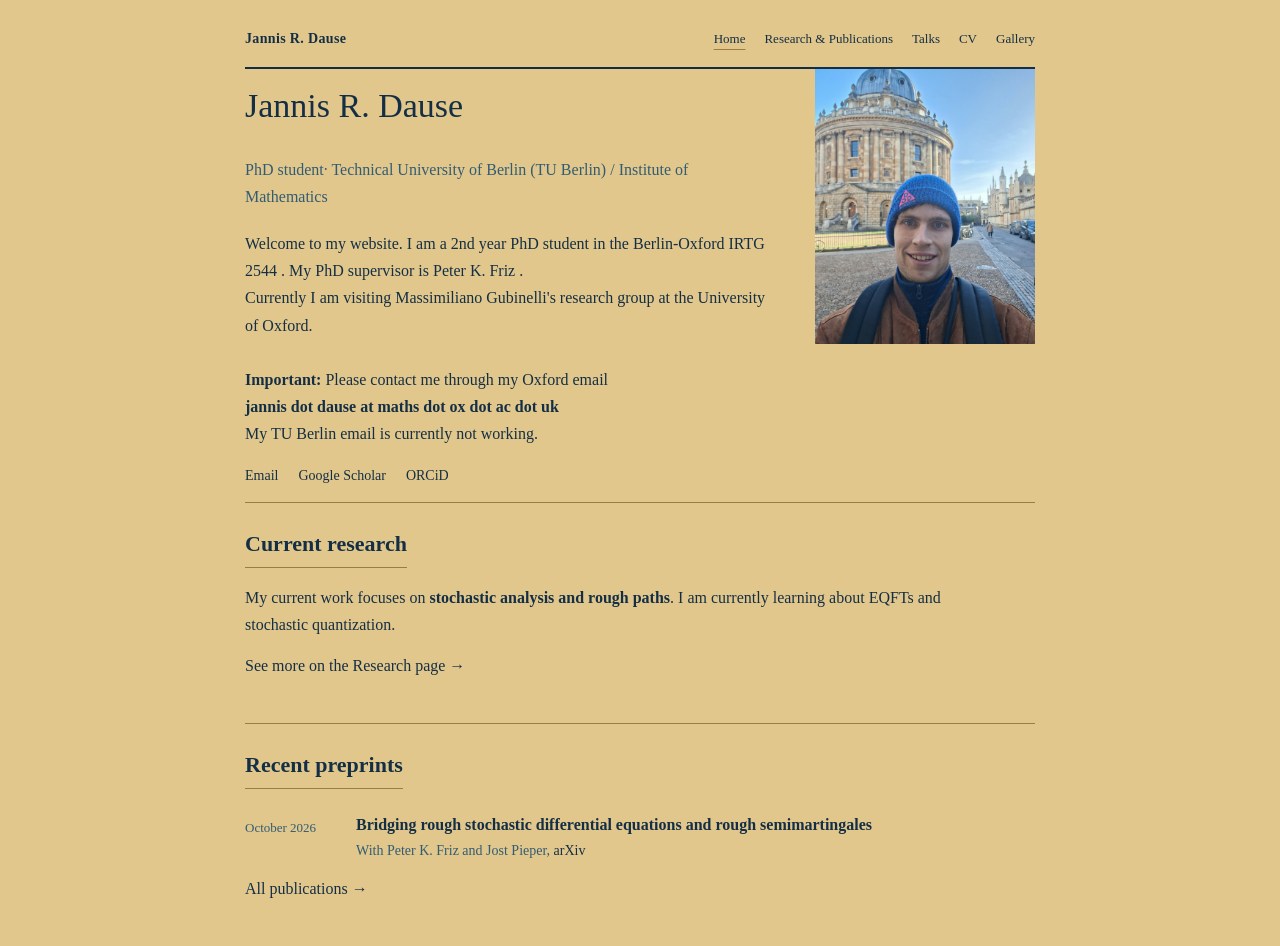
<file: index.html>
<!doctype html>
<html lang="en">
  <head>
    <meta charset="utf-8">
    <meta name="viewport" content="width=device-width, initial-scale=1">
    <meta name="description" content="Academic website of Jannis R. Dause.">
    <title>Home | Jannis R. Dause</title>
    <link rel="stylesheet" href="style.css">
  </head>
  <body>
    <div class="site">
      <header class="site-header">
        <a class="brand" href="index.html">Jannis R. Dause</a>
        <nav aria-label="Main navigation">
          <a href="index.html" aria-current="page">Home</a>
          <a href="research.html">Research &amp; Publications</a>
          <a href="talks.html">Talks</a>
          <a href="cv.html">CV</a>
          <a href="gallery.html">Gallery</a>
        </nav>
      </header>

      <main>
        <section class="intro">
          <div>
            <h1>Jannis R. Dause</h1>
            <p class="subtitle">PhD student· Technical University of Berlin (TU Berlin) / Institute of Mathematics</p>
            <p>
              Welcome to my website. I am a 2nd year PhD student in the Berlin-Oxford <a href="https://www3.math.tu-berlin.de/stoch/IRTG/" target="_blank" rel="noopener">
                IRTG 2544 </a>. My PhD supervisor is <a href="https://page.math.tu-berlin.de/~friz/" target="_blank" rel="noopener">
               Peter K. Friz  </a>. 
               <br>
               Currently I am visiting <a href="https://mgubi.github.io/" target="_blank" rel="noopener"> Massimiliano Gubinelli's </a> research group at the University of Oxford. 
               <br> 
               <br>
               <b> Important: </b> Please contact me through my Oxford email <br>
               <b>jannis dot dause at maths dot ox dot ac dot uk</b>
               <br>
               My TU Berlin email is currently not working.
            </p>
            <p class="links">
              <a href="jannis.dause@maths.ox.ac.uk">Email</a>
              <a href="https://scholar.google.com/citations?user=IgcbThYAAAAJ&hl=de&authuser=1" target="_blank" rel="noopener">
                Google Scholar 
              </a>
              <a href="https://orcid.org/0009-0001-5159-5716" target="_blank" rel="noopener">
                ORCiD 
              </a>
            </p>
          </div>
       <img class="portrait" src="portrait.jpg" alt="Portrait of Your Name">
        </section>

        <section class="section">
          <h2>Current research</h2>
          <p>
             My current work focuses on
              <strong>stochastic analysis and rough paths</strong>. I am currently learning about EQFTs and stochastic quantization.  
            </p> See more on the <a href="research.html">Research page →</a>
          </p>
        </section>

        <section class="section">
          <h2>Recent preprints</h2>
          <article class="publication">
            <span class="year">October 2026</span>
            <div>
              <h3>Bridging rough stochastic differential equations and rough semimartingales</h3>
              <p>With Peter K. Friz and Jost Pieper, <a href="https://arxiv.org/abs/2610.41664" target="_blank" rel="noopener">arXiv</a></p>
            </div>
          </article>
          <p><a href="research.html">All publications →</a></p>
        </section>
      </main>
    </div>
    <script src="script.js"></script>
  </body>
</html>
</file>
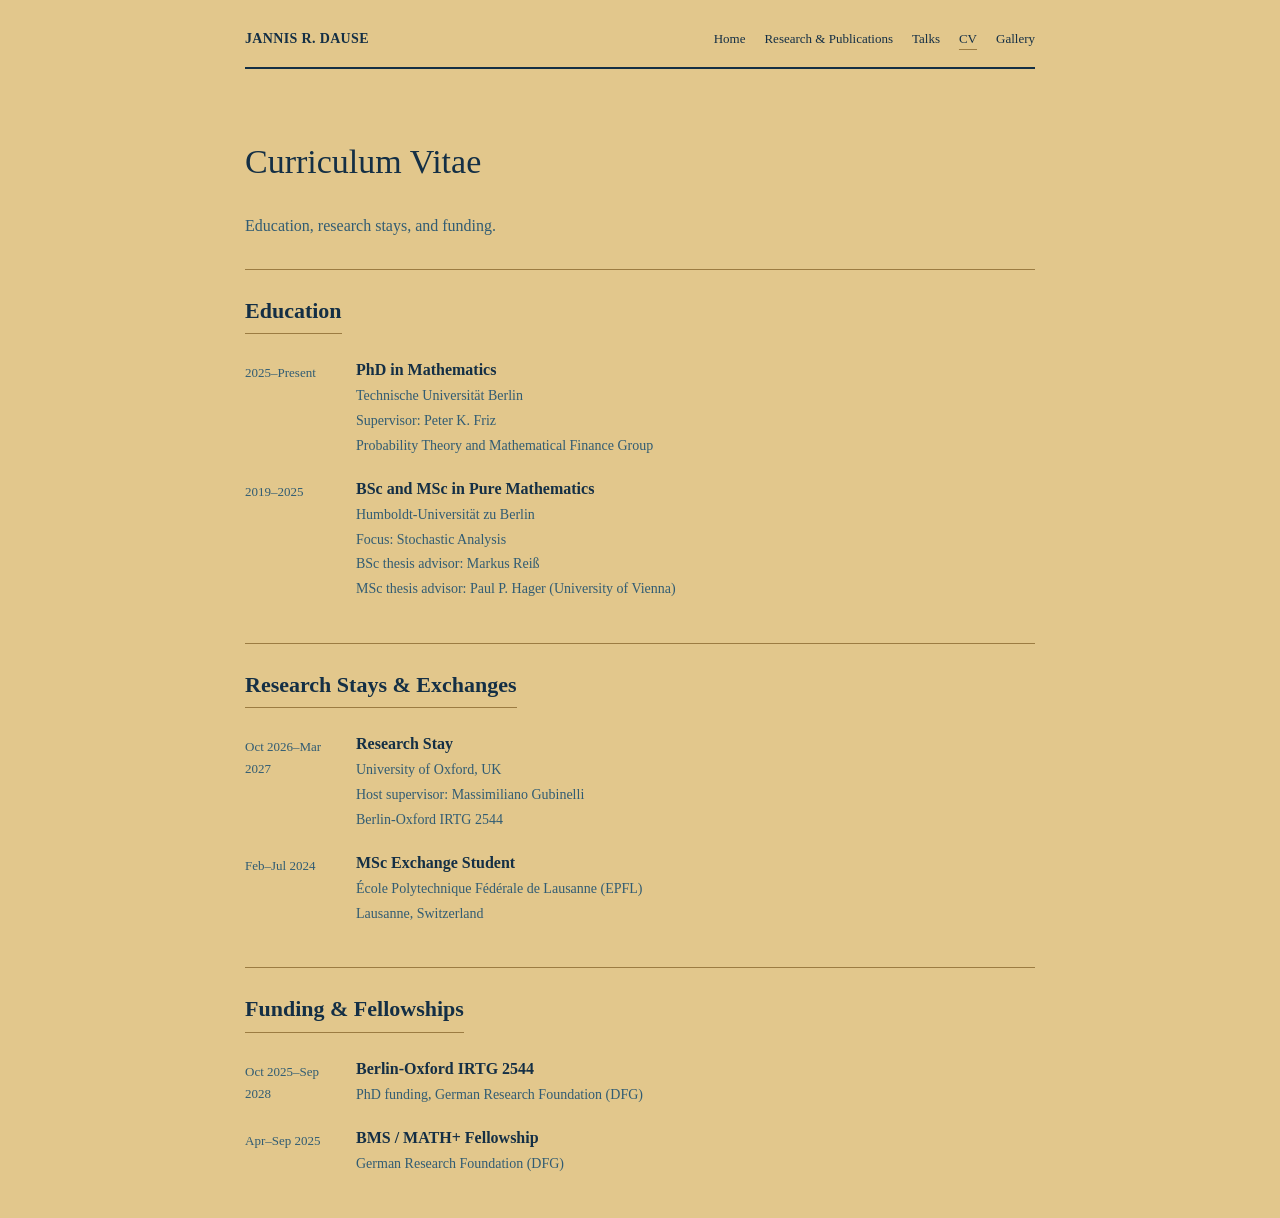
<file: cv.html>
<!DOCTYPE html>
<html lang="en">
<head>
  <meta charset="UTF-8">
  <meta name="viewport"
        content="width=device-width, initial-scale=1">
  <meta name="description"
        content="Academic CV of Jannis R. Dause">
  <title>CV | Jannis R. Dause</title>
  <link rel="stylesheet" href="style.css">
</head>

<body>
<div class="site">

  <!-- Navigation -->
  <header class="site-header">
    <a class="brand" href="index.html">
      JANNIS R. DAUSE
    </a>

    <nav aria-label="Main navigation">
      <a href="index.html">Home</a>
      <a href="research.html">
        Research &amp; Publications
      </a>
      <a href="talks.html">Talks</a>
      <a href="cv.html" aria-current="page">CV</a>
      <a href="gallery.html">Gallery</a>
    </nav>
  </header>

  <main>

    <header class="page-heading">
      <h1>Curriculum Vitae</h1>
      <p>Education, research stays, and funding.</p>
    </header>

    <!-- Education -->
    <section class="section">
      <h2>Education</h2>

      <article class="cv-row">
        <span class="year">2025–Present</span>
        <div>
          <h3>PhD in Mathematics</h3>
          <p>
            Technische Universität Berlin
          </p>
          <p>
            Supervisor: Peter K. Friz
          </p>
          <p>
            Probability Theory and Mathematical
            Finance Group
          </p>
        </div>
      </article>

      <article class="cv-row">
        <span class="year">2019–2025</span>
        <div>
          <h3>
            BSc and MSc in Pure Mathematics
          </h3>
          <p>
            Humboldt-Universität zu Berlin
          </p>
          <p>
            Focus: Stochastic Analysis
          </p>
          <p>
            BSc thesis advisor: Markus Reiß
          </p>
          <p>
            MSc thesis advisor: Paul P. Hager
            (University of Vienna)
          </p>
        </div>
      </article>
    </section>

    <!-- Research Stays -->
    <section class="section">
      <h2>Research Stays &amp; Exchanges</h2>

      <article class="cv-row">
        <span class="year">
          Oct 2026–Mar 2027
        </span>
        <div>
          <h3>Research Stay</h3>
          <p>University of Oxford, UK</p>
          <p>
            Host supervisor:
            Massimiliano Gubinelli
          </p>
          <p>
            Berlin-Oxford IRTG 2544
          </p>
        </div>
      </article>

      <article class="cv-row">
        <span class="year">
          Feb–Jul 2024
        </span>
        <div>
          <h3>MSc Exchange Student</h3>
          <p>
            École Polytechnique Fédérale
            de Lausanne (EPFL)
          </p>
          <p>Lausanne, Switzerland</p>
        </div>
      </article>
    </section>

    <!-- Funding -->
    <section class="section">
      <h2>Funding &amp; Fellowships</h2>

      <article class="cv-row">
        <span class="year">
          Oct 2025–Sep 2028
        </span>
        <div>
          <h3>Berlin-Oxford IRTG 2544</h3>
          <p>
            PhD funding, German Research
            Foundation (DFG)
          </p>
        </div>
      </article>

      <article class="cv-row">
        <span class="year">
          Apr–Sep 2025
        </span>
        <div>
          <h3>BMS / MATH+ Fellowship</h3>
          <p>
            German Research Foundation (DFG)
          </p>
        </div>
      </article>
    </section>

  </main>

</div>
</body>
</html>
</file>
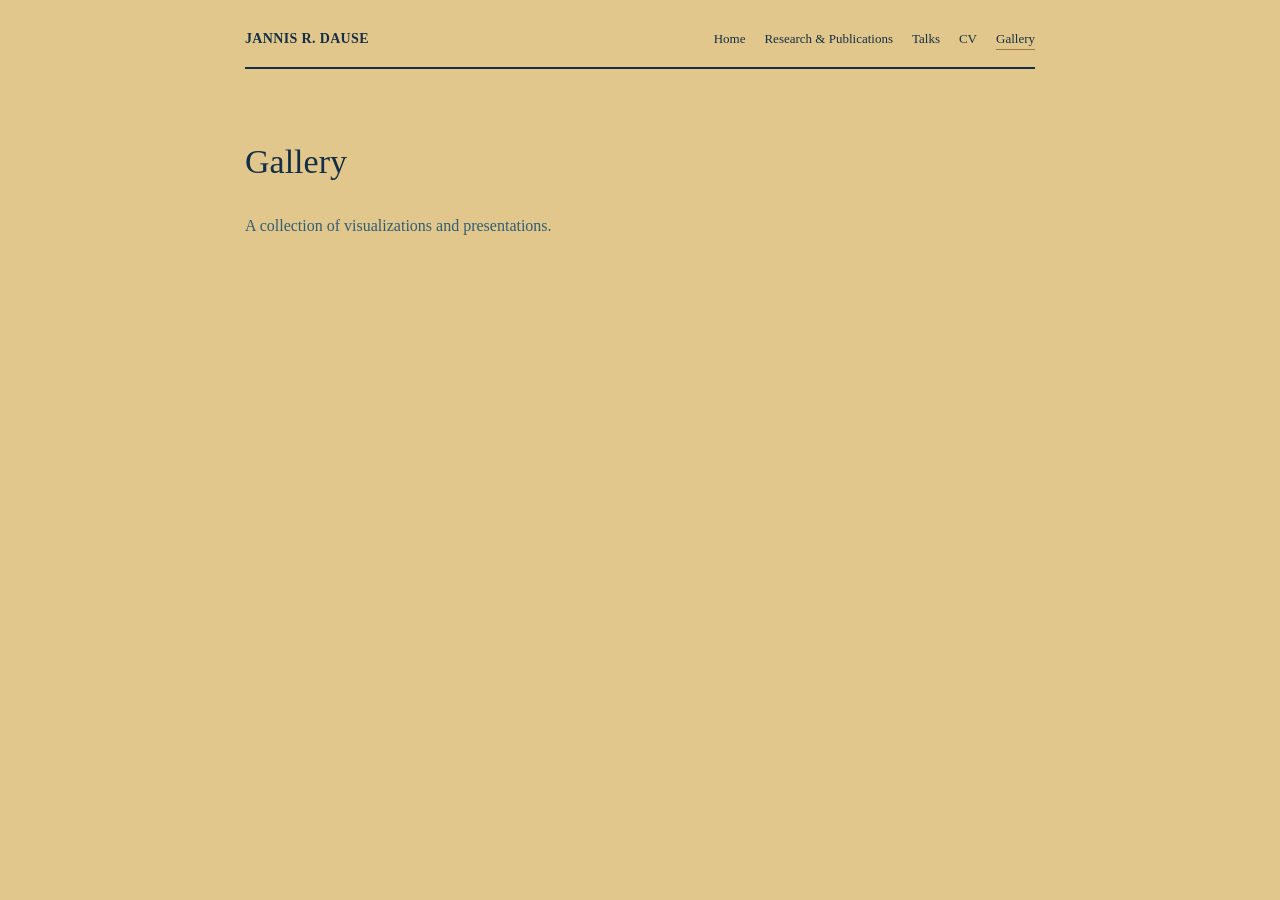
<file: gallery.html>
<!DOCTYPE html>
<html lang="en">

<head>
  <meta charset="UTF-8">
  <meta name="viewport"
        content="width=device-width, initial-scale=1">

  <meta name="description"
        content="Gallery of talks and presentations by Jannis R. Dause.">

  <title>Gallery | Jannis R. Dause</title>

  <link rel="stylesheet" href="style.css">
</head>

<body>

<div class="site">

  <!-- Navigation -->
  <header class="site-header">

    <a class="brand" href="index.html">
      JANNIS R. DAUSE
    </a>

    <nav aria-label="Main navigation">
      <a href="index.html">Home</a>

      <a href="research.html">
        Research &amp; Publications
      </a>

      <a href="talks.html">
        Talks
      </a>

      <a href="cv.html">CV</a>
      <a href="gallery.html" aria-current="page">Gallery</a>
    </nav>

  </header>

  <main>

    <!-- Page Header -->
    <header class="page-heading">
      <p class="eyebrow">Some plots and videos</p>
      <h1>Gallery</h1>
      <p>
        A collection of visualizations and presentations.
      </p>
    </header>
     </main>

</div>

<script src="script.js"></script>

</body>
</html>
</file>
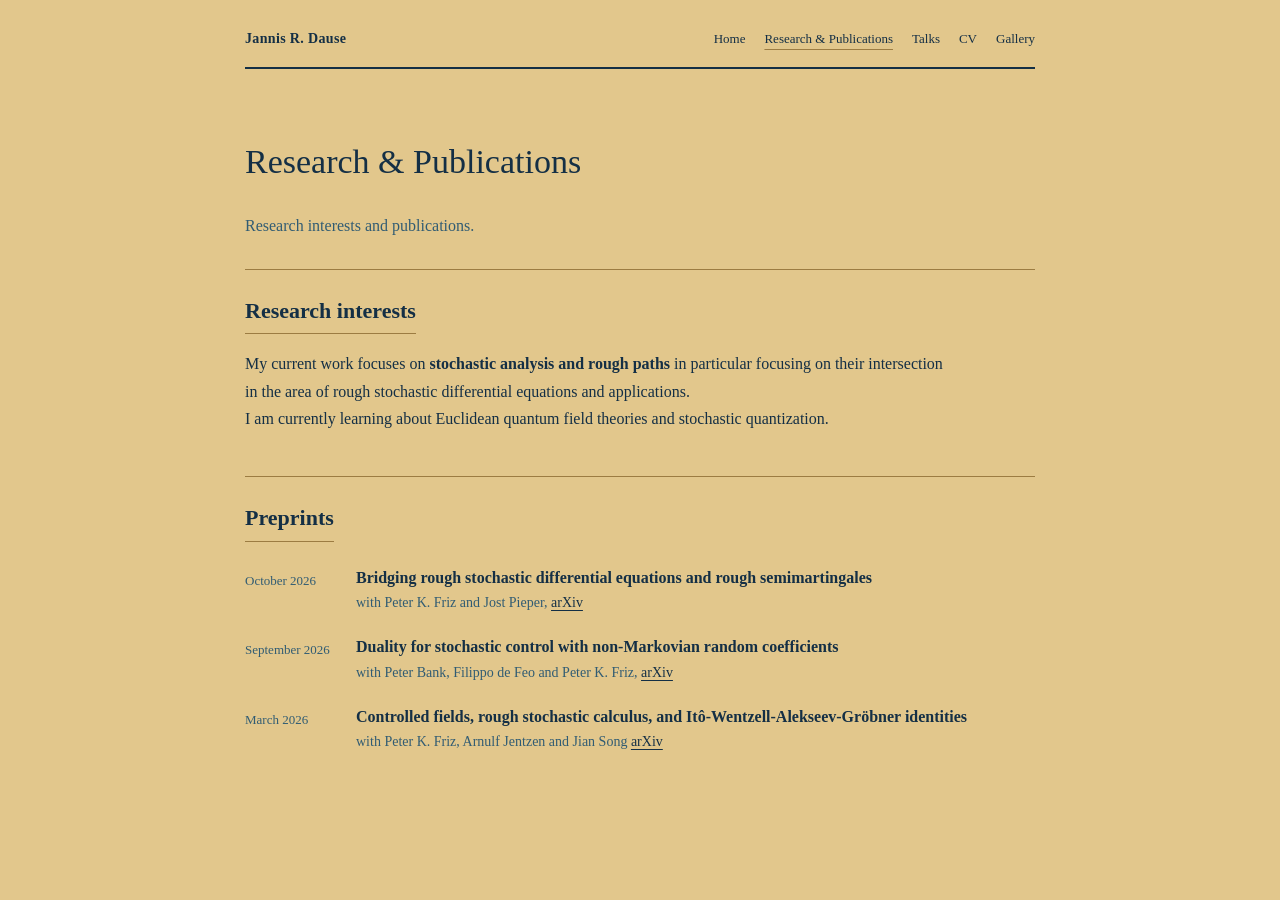
<file: research.html>
<!doctype html>
<html lang="en">
  <head>
    <meta charset="utf-8">
    <meta name="viewport" content="width=device-width, initial-scale=1">
    <meta name="description" content="Academic website of Jannis R. Dause.">
    <title>Research &amp; Publications | Jannis R. Dause</title>
    <link rel="stylesheet" href="style.css">
  </head>
  <body>
    <div class="site">
      <header class="site-header">
        <a class="brand" href="index.html">Jannis R. Dause</a>
        <nav aria-label="Main navigation">
          <a href="index.html">Home</a>
          <a href="research.html" aria-current="page">Research &amp; Publications</a>
          <a href="talks.html">Talks</a>
          <a href="cv.html">CV</a>
          <a href="gallery.html">Gallery</a>
        </nav>
      </header>

      <main>
        <header class="page-heading">
          <h1>Research &amp; Publications</h1>
          <p>Research interests and publications.</p>
        </header>

        <section class="section">
          <h2>Research interests</h2>
          <p>
            My current work focuses on
              <strong>stochastic analysis and rough paths</strong> in particular focusing on their intersection in the area of rough stochastic differential equations and applications. 
              <br>
              I am currently learning about Euclidean quantum field theories and stochastic quantization.
          </p>
        </section>


        <section class="section">
          <h2>Preprints</h2>
           <article class="publication">
            <span class="year">October 2026</span>
            <div>
              <h3>Bridging rough stochastic differential equations and rough semimartingales</h3>
              <p>with Peter K. Friz and Jost Pieper, <a href="https://arxiv.org/abs/2610.41664" target="_blank" rel="noopener"><u>arXiv</u></a></p>
            </div>
          </article>
          <article class="publication">
            <span class="year"> September 2026</span>
            <div>
              <h3>Duality for stochastic control with non-Markovian random coefficients</h3>
              <p>with Peter Bank, Filippo de Feo and Peter K. Friz, <a href="https://arxiv.org/abs/2609.05101" target="_blank" rel="noopener"><u>arXiv</u></a></p>
            </div>
          </article>
          <article class="publication">
            <span class="year">March 2026</span>
            <div>
              <h3>Controlled fields, rough stochastic calculus, and Itô-Wentzell-Alekseev-Gröbner identities</h3>
              <p>with Peter K. Friz, Arnulf Jentzen and Jian Song <a href="https://arxiv.org/abs/2603.05388" target="_blank" rel="noopener"><u>arXiv</u></a></p>
            </div>
        </section>
      </main>
    </div>
    <script src="script.js"></script>
  </body>
</html>
</file>
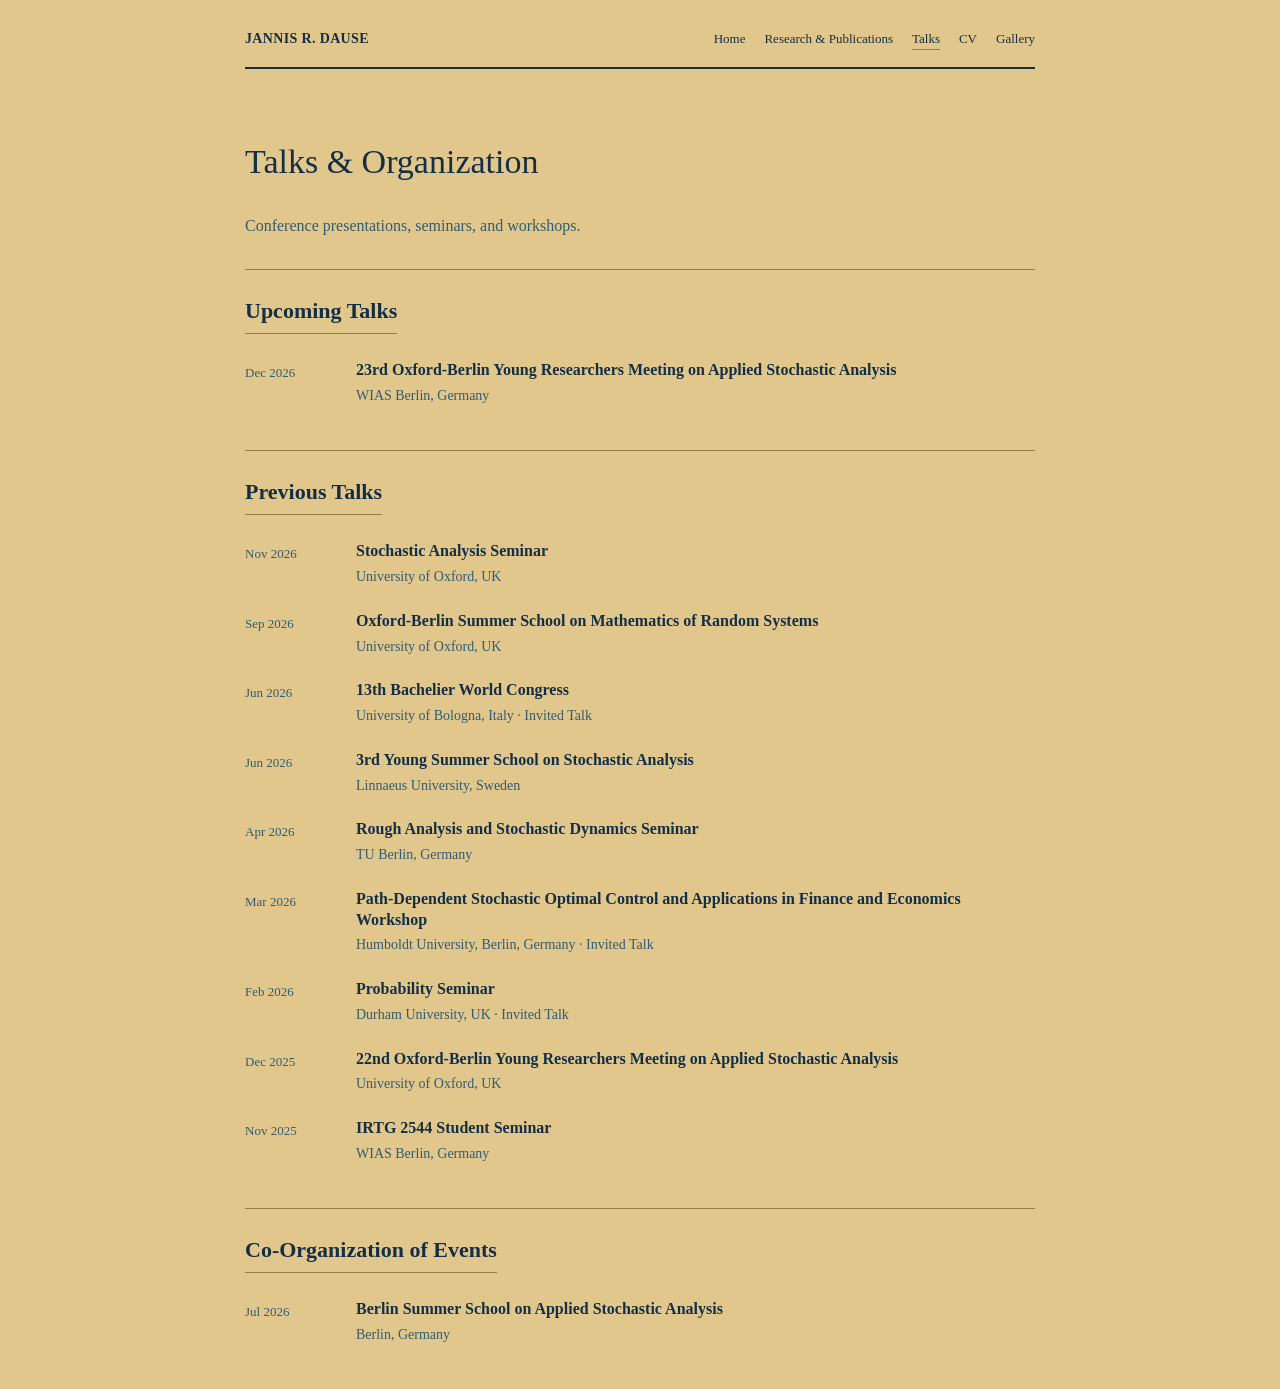
<file: talks.html>
<!DOCTYPE html>
<html lang="en">

<head>
  <meta charset="UTF-8">
  <meta name="viewport"
        content="width=device-width, initial-scale=1">

  <meta name="description"
        content="Academic talks and conference presentations by Jannis R. Dause">

  <title>Talks | Jannis R. Dause</title>

  <link rel="stylesheet" href="style.css">
</head>

<body>

<div class="site">

  <!-- Navigation -->
  <header class="site-header">

    <a class="brand" href="index.html">
      JANNIS R. DAUSE
    </a>

    <nav aria-label="Main navigation">
      <a href="index.html">Home</a>

      <a href="research.html">
        Research &amp; Publications
      </a>

      <a href="talks.html" aria-current="page">
        Talks
      </a>

      <a href="cv.html">CV</a>
      <a href="gallery.html">Gallery</a>
    </nav>

  </header>

  <main>

    <!-- Page Header -->
    <header class="page-heading">
      <h1>Talks &amp; Organization</h1>
      <p>
        Conference presentations, seminars,
        and workshops.
      </p>
    </header>


    <!-- Upcoming Talks -->
    <section class="section">

      <h2>Upcoming Talks</h2>

      <article class="publication">
        <span class="year">Dec 2026</span>
        <div>
          <h3>
            23rd Oxford-Berlin Young Researchers
            Meeting on Applied Stochastic Analysis
          </h3>
          <p>WIAS Berlin, Germany</p>
        </div>
      </article>

    </section>


    <!-- Previous Talks -->
    <section class="section">

      <h2>Previous Talks</h2>
      <article class="publication">
        <span class="year">Nov 2026</span>
        <div>
          <h3>Stochastic Analysis Seminar</h3>
          <p>University of Oxford, UK</p>
        </div>
      </article>

      <article class="publication">
        <span class="year">Sep 2026</span>
        <div>
          <h3>
            Oxford-Berlin Summer School on
            Mathematics of Random Systems
          </h3>
          <p>University of Oxford, UK</p>
        </div>
      </article>

      <article class="publication">
        <span class="year">Jun 2026</span>
        <div>
          <h3>13th Bachelier World Congress</h3>
          <p>
            University of Bologna, Italy
            · Invited Talk
          </p>
        </div>
      </article>

      <article class="publication">
        <span class="year">Jun 2026</span>
        <div>
          <h3>
            3rd Young Summer School on
            Stochastic Analysis
          </h3>
          <p>Linnaeus University, Sweden</p>
        </div>
      </article>

      <article class="publication">
        <span class="year">Apr 2026</span>
        <div>
          <h3>
            Rough Analysis and Stochastic
            Dynamics Seminar
          </h3>
          <p>TU Berlin, Germany</p>
        </div>
      </article>

      <article class="publication">
        <span class="year">Mar 2026</span>
        <div>
          <h3>
            Path-Dependent Stochastic Optimal
            Control and Applications in Finance
            and Economics Workshop
          </h3>
          <p>
            Humboldt University, Berlin, Germany
            · Invited Talk
          </p>
        </div>
      </article>

      <article class="publication">
        <span class="year">Feb 2026</span>
        <div>
          <h3>Probability Seminar</h3>
          <p>
            Durham University, UK
            · Invited Talk
          </p>
        </div>
      </article>

      <article class="publication">
        <span class="year">Dec 2025</span>
        <div>
          <h3>
            22nd Oxford-Berlin Young Researchers
            Meeting on Applied Stochastic Analysis
          </h3>
          <p>University of Oxford, UK</p>
        </div>
      </article>

      <article class="publication">
        <span class="year">Nov 2025</span>
        <div>
          <h3>IRTG 2544 Student Seminar</h3>
          <p>WIAS Berlin, Germany</p>
        </div>
      </article>

    </section>


    <!-- Co-Organization -->
    <section class="section">

      <h2>Co-Organization of Events</h2>

      <article class="publication">
        <span class="year">Jul 2026</span>
        <div>
          <h3>
            Berlin Summer School on
            Applied Stochastic Analysis
          </h3>
          <p>Berlin, Germany</p>
        </div>
      </article>

    </section>

  </main>

</div>

<script src="script.js"></script>

</body>
</html>
</file>
<file: style.css>
/* Academic website â€” ochre and marine */

:root {
  --bg: #E2C78C;       /* Nautical chart ochre */
  --ink: #142F45;      /* Deep maritime navy */
  --muted: #315C73;    /* Marine blue */
  --accent: #142F45;   /* Links and navigation */
  --line: #9C7C42;     /* Antique brass */
}


* { box-sizing: border-box; }
html { scroll-behavior: smooth; }
body {
  margin: 0;
  background: var(--bg);
  color: var(--ink);
  font-family: Arial, Helvetica, sans-serif;
  font-size: 15px;
  line-height: 1.65;
}
.site { max-width: 850px; margin: 0 auto; padding: 0 30px; }
a { color: var(--accent); text-decoration: underline; text-decoration-color: transparent; text-underline-offset: 3px; }
a:hover, a:focus-visible { text-decoration-color: currentColor; }
.site-header {
  display: flex;
  justify-content: space-between;
  align-items: baseline;
  gap: 24px;
  padding: 27px 0 16px;
  border-bottom: 1px solid var(--ink);
}
.brand { color: var(--ink); font-size: 14px; font-weight: 700; letter-spacing: .025em; white-space: nowrap; }
.site-header nav { display: flex; flex-wrap: wrap; gap: 19px; }
.site-header nav a { color: var(--ink); font-size: 13px; text-decoration: none; }
.site-header nav a:hover, .site-header nav a:focus-visible { text-decoration: underline; text-underline-offset: 4px; }
.site-header nav a[aria-current="page"] { text-decoration: underline; text-underline-offset: 5px; text-decoration-thickness: 1px; }
h1, h2, h3 { color: var(--ink); font-family: Georgia, 'Times New Roman', serif; font-weight: 400; line-height: 1.3; }
h1 { font-size: clamp(29px, 4vw, 38px); margin: 0 0 12px; }
h2 { font-size: 22px; margin: 0 0 16px; }
h3 { font-size: 16px; margin: 0 0 4px; }
p { margin: 0 0 14px; }
.eyebrow { display: none; }
.subtitle, .page-heading > p:last-child { color: var(--muted); }
.subtitle { margin-bottom: 20px; }
.page-heading { padding: 56px 0 30px; }
.page-heading > p:last-child { margin: 0; }
.intro {
  display: grid;
  grid-template-columns: minmax(0, 1fr) 220px;
  gap: 40px;
  align-items: start;
}
.links { display: flex; flex-wrap: wrap; gap: 20px; font-size: 14px; margin-top: 17px; }
.portrait {
  width: 220px;
  height: 275px;
  object-fit: cover;
}
.section { border-top: 1px solid var(--line); padding: 27px 0 30px; }
.section > p { max-width: 700px; }
.publication, .cv-row { display: grid; grid-template-columns: 92px minmax(0, 1fr); gap: 19px; padding: 10px 0 13px; }
.publication p, .cv-row p, .entry p { color: var(--muted); font-size: 14px; margin: 3px 0 0; line-height: 1.55; }
.year { font-size: 13px; color: var(--muted); padding-top: 2px; }
.entry { padding: 8px 0 17px; }
footer { border-top: 1px solid var(--line); display: flex; justify-content: space-between; gap: 16px; padding: 19px 0 30px; color: var(--muted); font-size: 12px; }
footer a { color: var(--ink); }
code { background: #E4D1A1; padding: 1px 4px; }
::selection { background: var(--ink); color: var(--bg); }
@media (max-width: 650px) {
  .site { padding: 0 20px; }
  .site-header { flex-direction: column; align-items: flex-start; gap: 11px; padding-top: 22px; }
  .site-header nav { gap: 15px; }
  .intro { grid-template-columns: minmax(0, 1fr) 92px; gap: 20px; padding-top: 44px; }
  .portrait { width: 92px; height: 116px; font-size: 10px; }
  .page-heading { padding: 43px 0 27px; }
  .publication, .cv-row { grid-template-columns: 76px minmax(0, 1fr); gap: 12px; }
  h2 { font-size: 20px; }
}
@media (max-width: 380px) {
  .intro { grid-template-columns: 1fr; }
  .portrait { grid-row: 1; }
}
/* Typography */


/* Main page headings */
h1 {
  font-family: "Zapfino", "Apple Chancery", cursive;
  font-size: 34px;
  font-weight: normal;
  line-height: 2.2;
}

/* Body text */
body {
  font-family: "Chalkboard", "Chalkboard SE",
               "Comic Sans MS", cursive;
  font-size: 16px;
  line-height: 1.7;
}

/* Section headings */
h2, h3 {
  font-family: "Chalkboard", "Chalkboard SE",
               "Comic Sans MS", cursive;
  font-weight: bold;
}

/* Navigation */
.site-header .brand,
.site-header nav a {
  font-family: "Chalkboard", "Chalkboard SE",
               "Comic Sans MS", cursive;
}


/* Nautical details */

.site-header {
  border-bottom: 2px solid var(--ink);
}

.site-header nav a {
  color: var(--ink);
}

.site-header nav a:hover,
.site-header nav a[aria-current="page"] {
  color: var(--ink);
  text-decoration: underline;
  text-decoration-color: var(--line);
  text-underline-offset: 6px;
}

.section {
  border-top: 1px solid var(--line);
}

a {
  color: var(--accent);
}

a:hover {
  color: var(--muted);
}

/* More restrained headings */

h2 {
  color: var(--ink);
  border-bottom: 1px solid var(--line);
  padding-bottom: 8px;
  display: inline-block;
}
@media (max-width: 650px) {
  .intro {
    grid-template-columns: minmax(0, 1fr) 120px;
    gap: 20px;
  }

  .portrait {
    width: 120px;
    height: 150px;
  }
}
</file>
